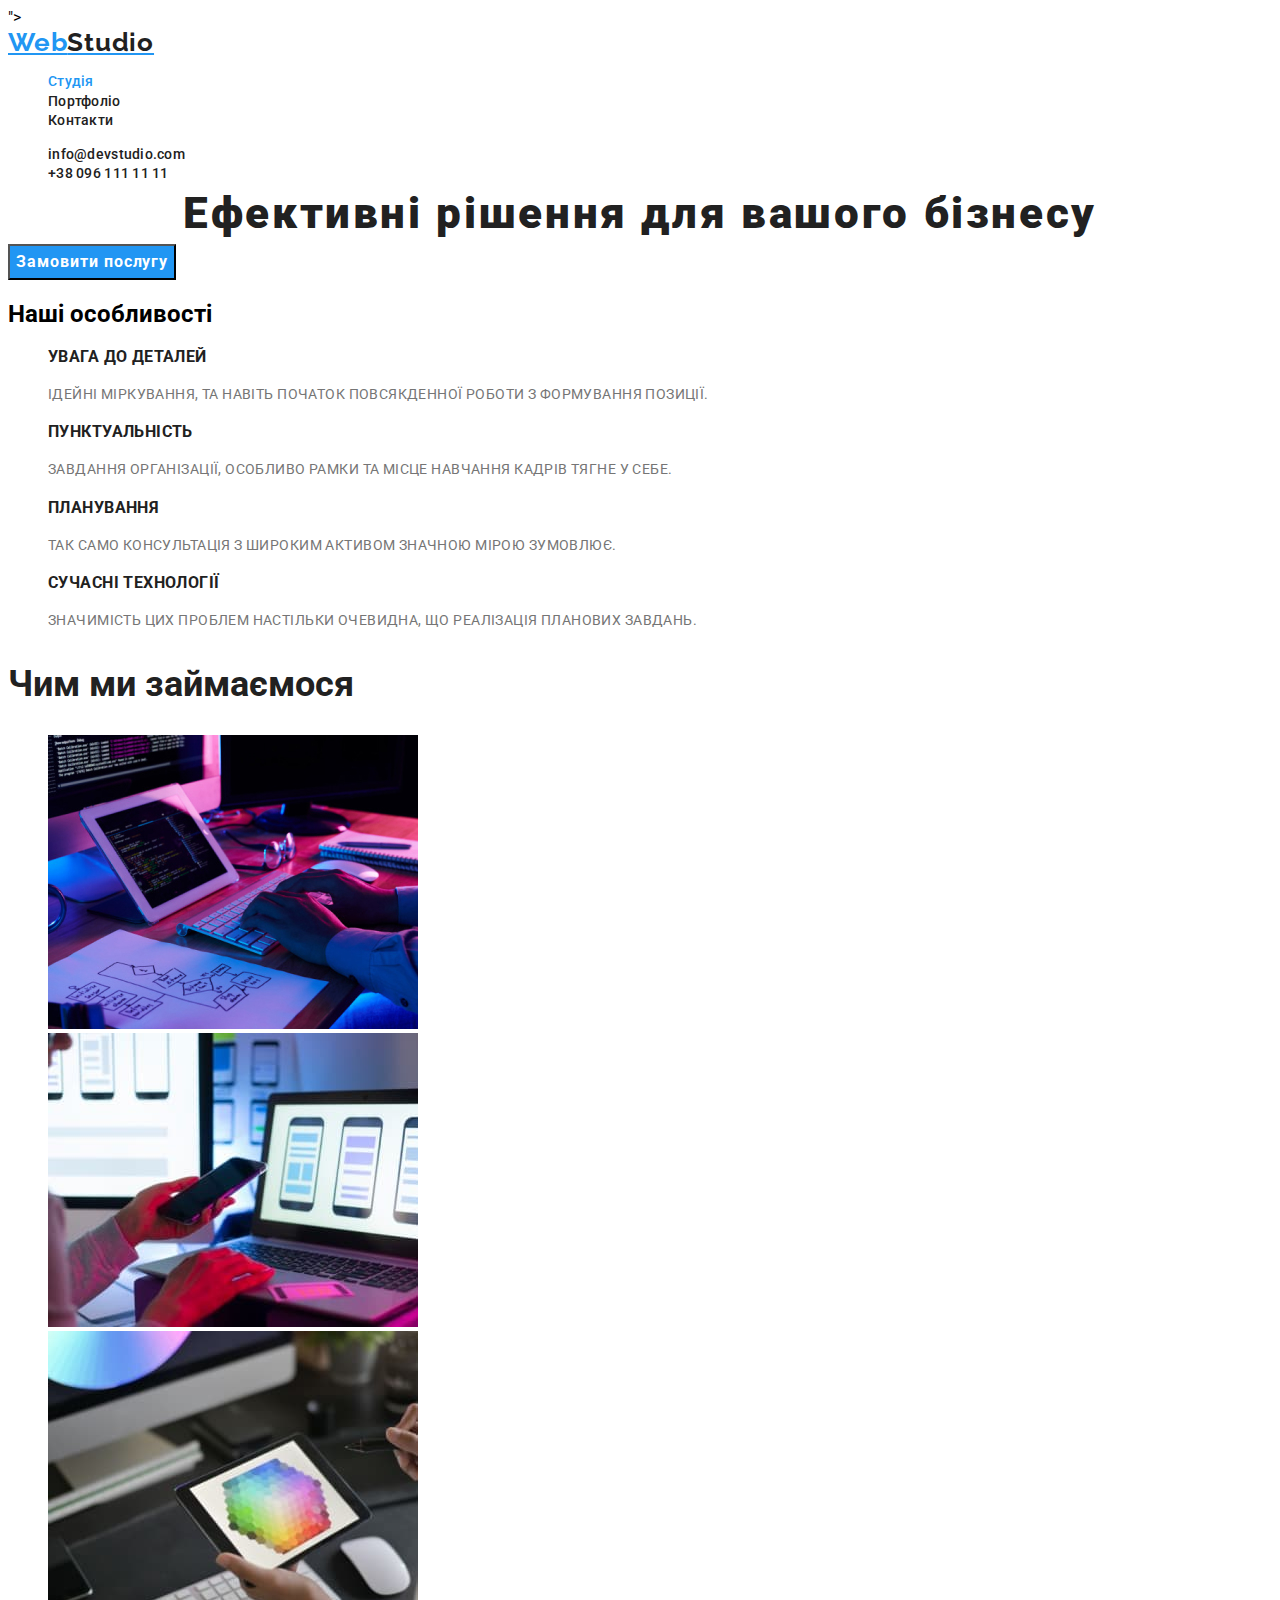
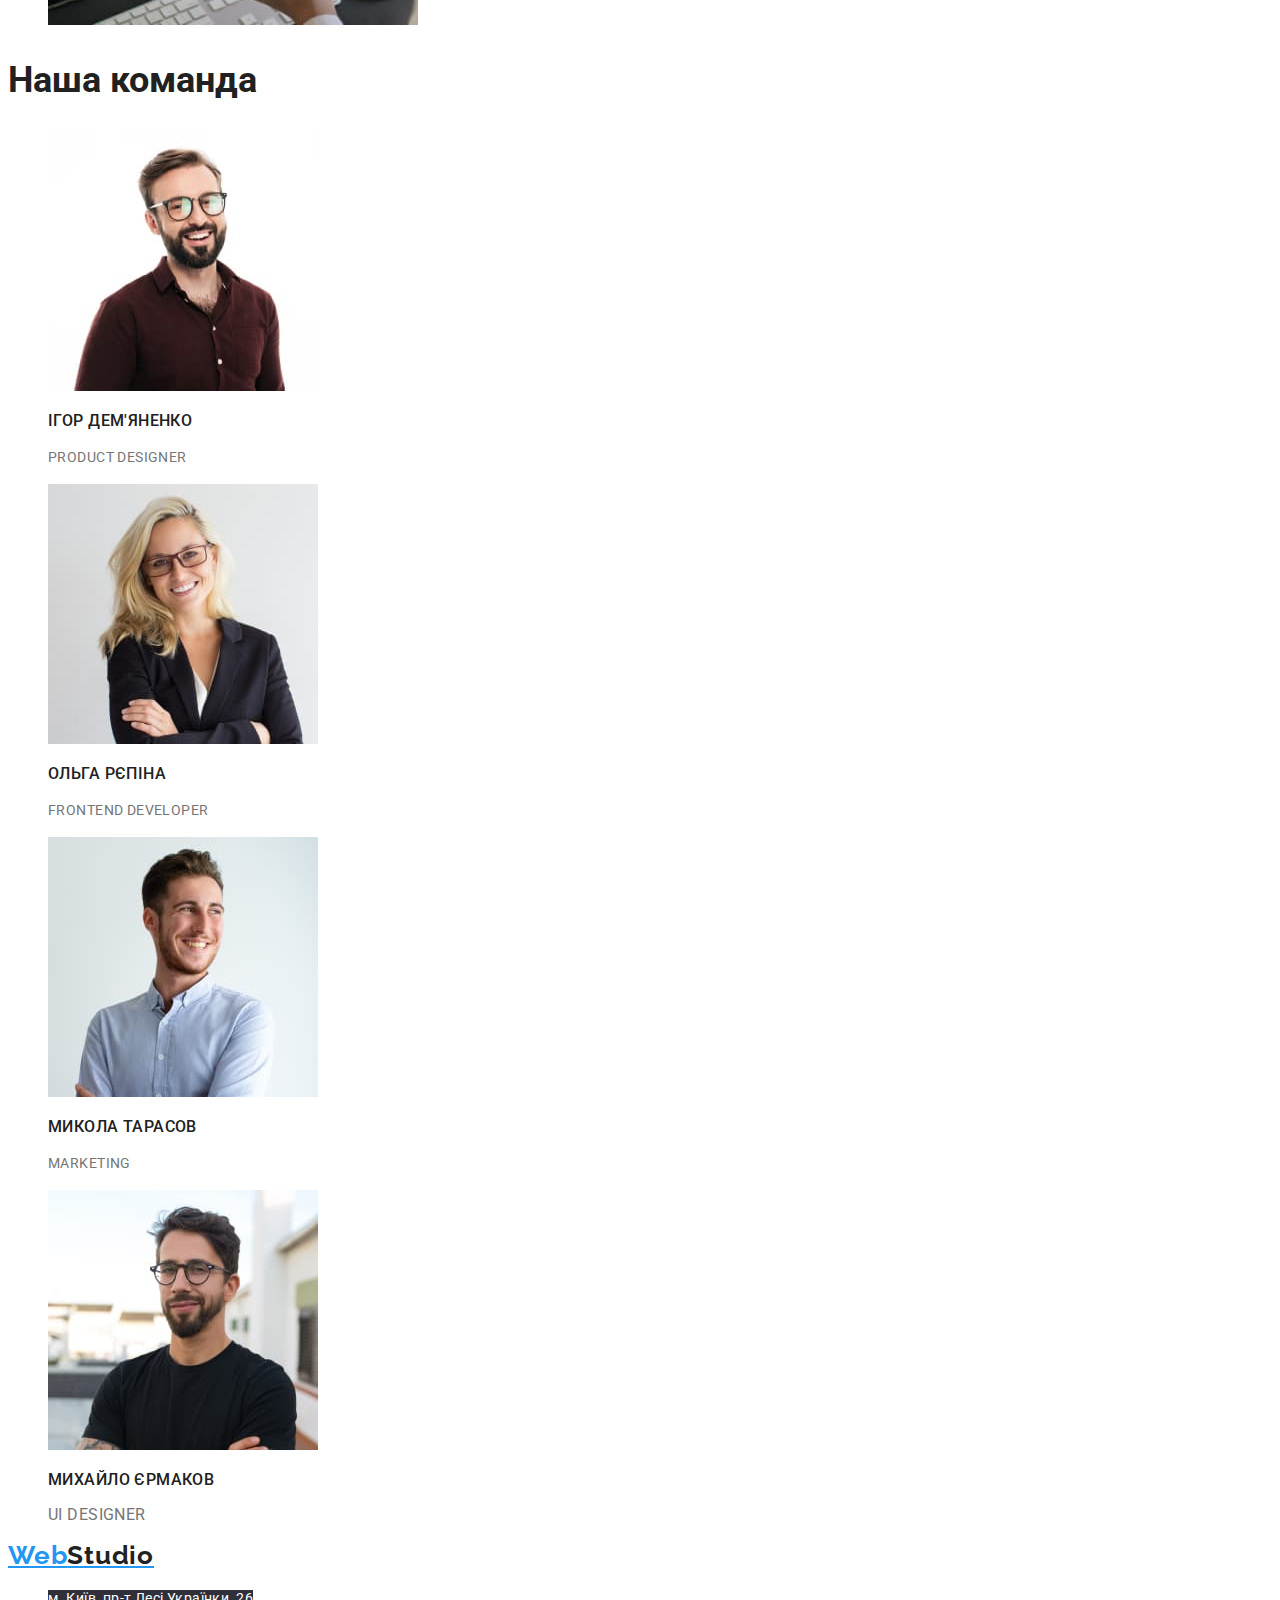
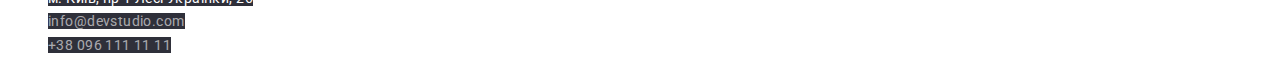
<file: goit-markup-hw-2/index.html>
<!DOCTYPE html>
<html lang="uk">
<head>
    <meta charset="UTF-8">
    <meta http-equiv="X-UA-Compatible" content="IE=edge">
    <meta name="viewport" content="width=device-width, initial-scale=1.0">
    <title>Студія вебдизайну</title> 
    <link rel="preconnect" href="https://fonts.googleapis.com">
    <link rel="preconnect" href="https://fonts.gstatic.com" crossorigin>
    <link href="https://fonts.googleapis.com/css2?family=Raleway:wght@700&family=Roboto:wght@400;500;700;900&display=swap" rel="stylesheet">">
    <link rel="stylesheet" href="./css/styles.css">
  </head>
  <body class="site-body">
    <header class="header">
      <nav>
        <a href="./index.html" class="logo">Web<span class="accent">Studio</span></a>
        <ul class="site-nav list">
          <li><a href="#" class="link current">Студія</a></li>
          <li><a href="./portfolio.html" class="link">Портфоліо</a></li>
          <li><a href="#" class="link">Контакти</a></li>
        </ul>
      </nav>
        <ul class="site-nav list">
          <li><a href="mailto:info@devstudio.com" class="link link">info@devstudio.com</a></li>
          <li><a href="tel:+380961111111" class="link link">+38 096 111 11 11</a></li>
        </ul>
    </header>
    <main>
    <section class="hero">
        <h1 class="hero-title">
            Ефективні рішення для вашого бізнесу
        </h1>        
        <button class="button" type="button">Замовити послугу</button>
    </section>
    <section class="section"> 
        <h2>Наші особливості</h2>
        <ul class="section-list list">
          <li><h3>увага до деталей</h3> 
            <p class="section-txt">Ідейні міркування, та навіть початок повсякденної роботи з формування позиції.
          </p>
          </li>
          <li><h3>пунктуальність</h3>
            <p class="section-txt">Завдання організації, особливо рамки та місце навчання кадрів тягне у себе.
            </p>
          </li>
          <li><h3>планування</h3>
            <p class="section-txt">Так само консультація з широким активом значною мірою зумовлює.
            </p>
          </li>
          <li><h3>сучасні технології</h3>
            <p class="section-txt">Значимість цих проблем настільки очевидна, що реалізація планових завдань.
            </p>
          </li>
        </ul>
    </section>
    <section class="section">
      <h2 class="section-title">Чим ми займаємося</h2>
      <ul class="section list list">
        <li>
          <img src="./images/img-1.jpg" alt="верстка сайтів" width="370">
        </li>
        <li>
          <img src="./images/img-2.jpg" alt="створення мобільних додатків" width="370">
        </li>
        <li>
          <img src="./images/img-3.jpg" alt="оформлення сайтів" width="370">
        </li>
      </ul>
    </section>
    <section class="section">
      <h2 class="section-title">Наша команда</h2>
      <ul class="section-list list">
        <li><img src="./photos/img-1.jpg" alt="Ігор Дем'яненко" width="270">
          <h3 class="section-member">Ігор Дем'яненко</h3>
          <p class="section-txt" lang="en">Product Designer</p>
        </li>
        <li><img src="./photos/img-2.jpg" alt="Ольга Рєпіна" width="270">
          <h3 class="section-member">Ольга Рєпіна</h3>
          <p class="section-txt" lang="en">Frontend Developer</p>
        </li>
        <li><img src="./photos/img-3.jpg" alt="Микола Тарасов" width="270">
          <h3 class="section-member">Микола Тарасов</h3>
          <p class="section-txt" lang="en">Marketing</p>
        </li>
        <li><img src="./photos/img-4.jpg" alt="Михайло Єрмаков" width="270">
          <h3 class="section-member">Михайло Єрмаков</h3>
          <p class="section-role" lang="en">UI Designer</p>
        </li>
      </ul>
    </section>
    </main>
    <footer class="footer">
      <a href="./index.html" class="logo">Web<span class="accent">Studio</span></a>
      <address>
      <ul class="footer-list list">
          <li><a href="https://google/maps/j3Y2o7XWsb6GQjHb6" class="map-link link">м. Київ, пр-т Лесі Українки, 26</a></li>
          <li><a href="mailto:info@devstudio.com" class="link link">info@devstudio.com</a></li>
          <li><a href="tel:+380961111111" class="link link">+38 096 111 11 11</a></li>
      </ul>
    </address>
    </footer>
  </body>
</html>
</file>
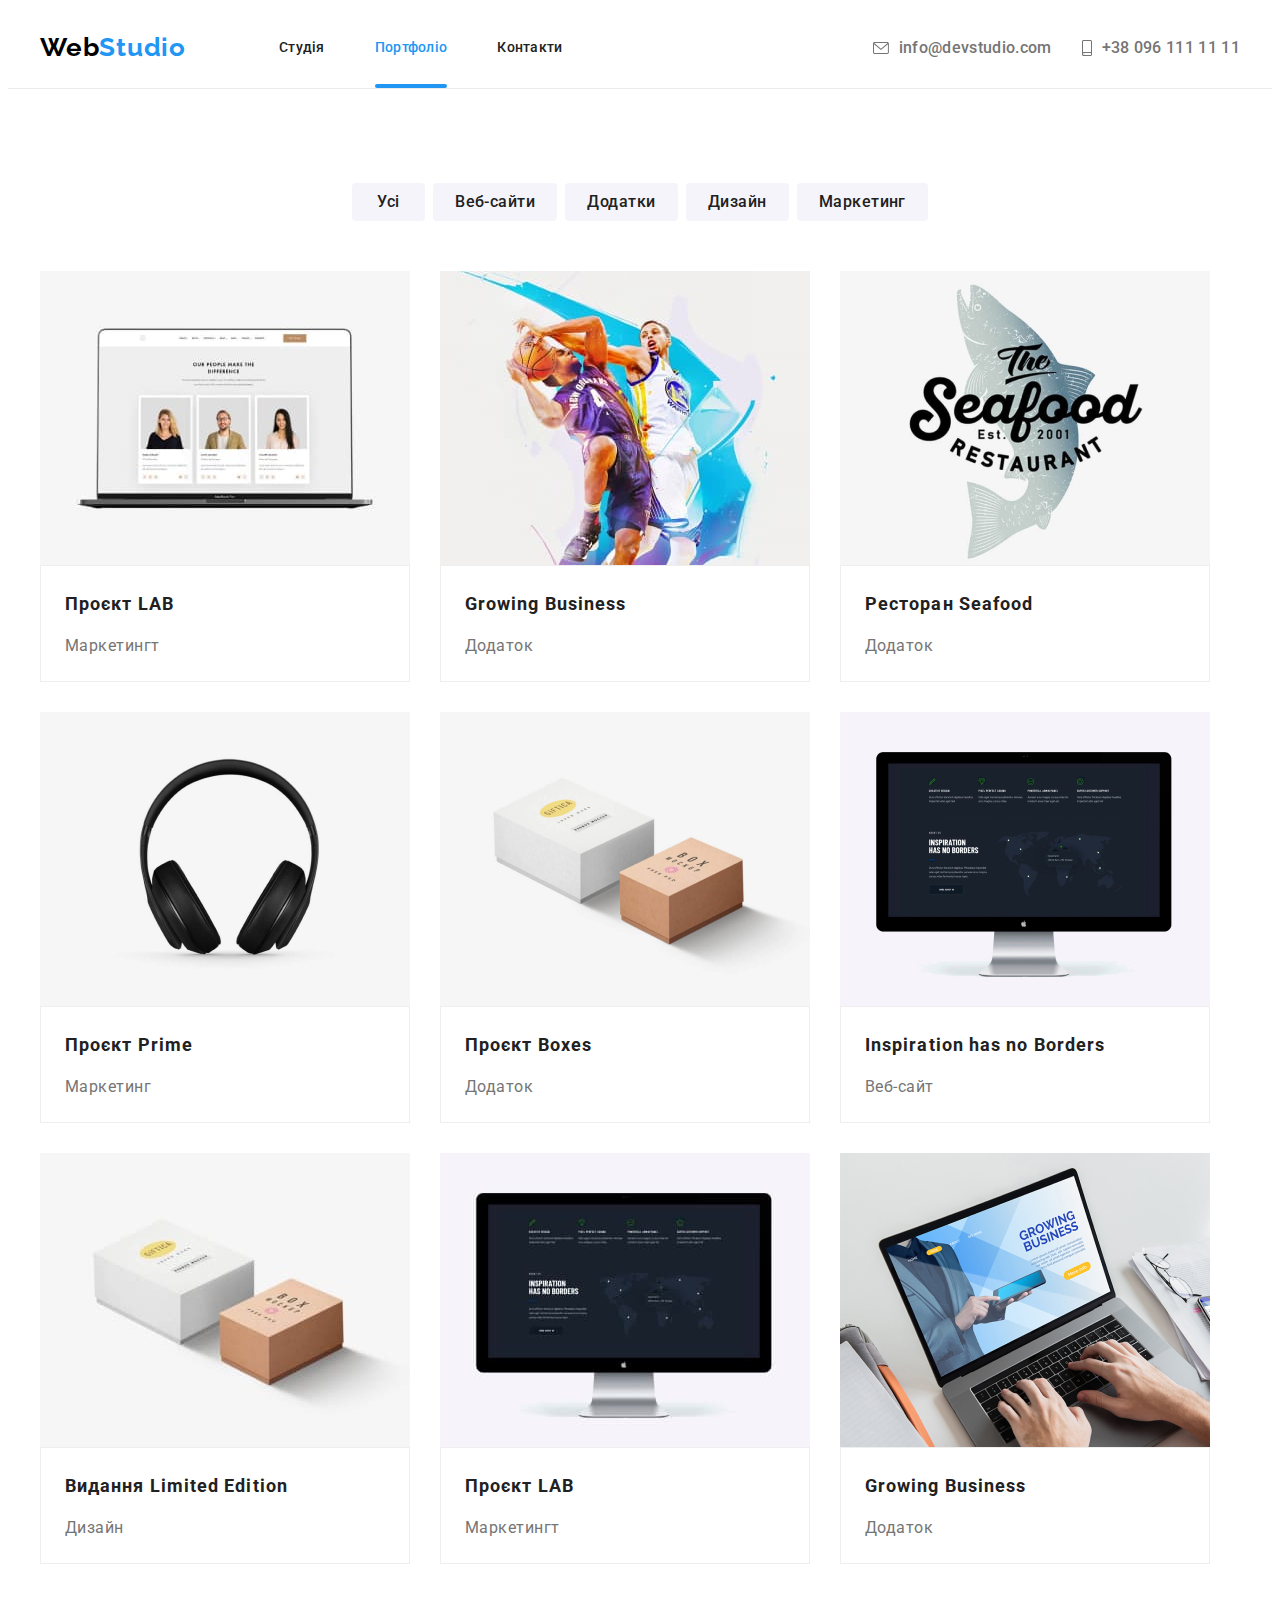
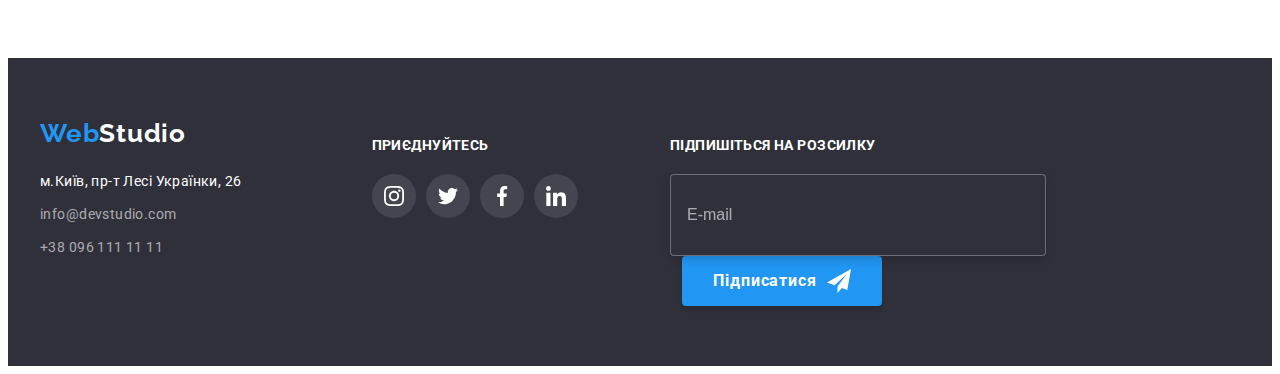
<file: portfolio.html>
<!DOCTYPE html>
<html lang="uk">

<head>
  <meta charset="UTF-8" />
  <meta http-equiv="X-UA-Compatible" content="IE=edge" />
  <meta name="viewport" content="width=device-width, initial-scale=1.0" />
  <title>Портфоліо</title>
  <link rel="stylesheet" href="https://cdnjs.cloudflare.com/ajax/libs/modern-normalize/1.1.0/modern-normalize.min.css"
    integrity="sha512-wpPYUAdjBVSE4KJnH1VR1HeZfpl1ub8YT/NKx4PuQ5NmX2tKuGu6U/JRp5y+Y8XG2tV+wKQpNHVUX03MfMFn9Q=="
    crossorigin="anonymous" referrerpolicy="no-referrer" />
  <link rel="preconnect" href="https://fonts.googleapis.com" />
  <link rel="preconnect" href="https://fonts.gstatic.com" crossorigin />
  <link href="https://fonts.googleapis.com/css2?family=Raleway:wght@700&family=Roboto:wght@400;500;700;900&display=swap"
    rel="stylesheet" />
  <link rel="stylesheet" href="./css/portfolio.min.css" />
  <script src="https://ajax.googleapis.com/ajax/libs/jquery/3.5.1/jquery.min.js"></script>
</head>
<body>
  <button onclick="topFunction()" id="myBtn" title="Go to top">
    <svg width="40" height="40" aria-label="Перхід на початок сторінки" class="button__icon">
      <use class="icon-open" href="./images/icons/icons.svg#icon-circle-up"></use>
    </svg>
  </button>
  <!----- Header------>
  <header class="header">
    <div class="container header__box">
      <a href="./index.html" class="link logo header__logo"><span class="web">Web</span>Studio</a>
      <button type="button" class="button button__menu js-open-menu" aria-expanded="false"
        aria-controls="menu-container">
        <svg width="40" height="40" aria-label="Вмикач мобильного меню" class="button__icon">
          <use class="icon-open" href="./images/icons/icons.svg#icon-menu"></use>
        </svg>
      </button>
      <!--- Telephone menu --->
      <div class="menu__container js-menu-container" id="menu-container">
        <button type="button" class="button button__menu button__menu--close js-close-menu">
          <svg width="40" height="40" aria-label="Переключатель мобильного меню" class="button__icon">
            <use class="icon-close" href="./images/icons/icons.svg#icon-close"></use>
          </svg>
        </button>
        <nav class="header__nav">
          <ul class="list header__menu">
            <li class="header__items">
              <a href="./index.html" class="link header__link">Студія</a>
            </li>
            <li class="header__items">
              <a href="./portfolio.html" class="link header__link header__link--activ">Портфоліо</a>
            </li>
            <li class="header__items show">
              <a href="#all_contact" class="link header__link">Контакти</a>
            </li>
          </ul>
        </nav>
        <!----- Header-contacts ----->
        <div class="menu__contact">
          <ul class="list header__contact">
            <li class="header__items">
              <a href="mailto:info@devstudio.com" class="link header__contact--mail">
                <svg class="header__icon mail">
                  <use href="./images/icons/icons.svg#envelope"></use>
                </svg>info@devstudio.com
              </a>
            </li>
            <li class="header__items">
              <a href="tel:+380961111111" class="link header__contact--tel">
                <svg class="header__icon tel">
                  <use href="./images/icons/icons.svg#smartphone"></use>
                </svg>
                +38 096 111 11 11
              </a>
            </li>
          </ul>
          <ul lang="en" class="list menu__social">
            <li><a href="#" class="link menu__social--link">Instagram</a></li>
            <li class="line">|</li>
            <li><a href="#" class="link menu__social--link">Twitter</a></li>
            <li class="line">|</li>
            <li><a href="#" class="link menu__social--link">Facebook</a></li>
            <li class="line">|</li>
            <li><a href="#" class="link menu__social--link">LinkedIn</a></li>
          </ul>
        </div>
      </div>
    </div>
  </header>
  <main>
    <section class="portfolio section">
      <div class="container">
        <h1 class="visually-hidden">Портфоліо</h1>
        <!----- Portfolio ----->
        <ul class="list project">
          <li><button type="button" class="project__button">Усі</button></li>
          <li>
            <button type="button" class="project__button">Веб-сайти</button>
          </li>
          <li>
            <button type="button" class="project__button">Додатки</button>
          </li>
          <li>
            <button type="button" class="project__button">Дизайн</button>
          </li>
          <li>
            <button type="button" class="project__button">Маркетинг</button>
          </li>
        </ul>

        <!----- Projects ----->
        <ul class="list project__bloc">
          <li class="card">
            <a href="#" class="link card__link">
              <div class="card__thumb">
                <picture>
                  <source media="(min-width: 1200px)" srcset="
                                  ./images/pictures/img-01-desk-1x.jpg,
                                  ./images/pictures/img-01-desk-2x.jpg
                                " type="image/jpeg" sizes="370px" />
                  <source media="(min-width:1200px)" srcset="
                                  ./images/pictures/img-01-desk-1x.webp,
                                  ./images/pictures/img-01-desk-2x.webp
                                " type="image/webp" sizes="370px" />
                  <source media="(min-width: 768px)" srcset="
                                  ./images/pictures/img-01-tab-1x.jpg,
                                  ./images/pictures/img-01-tab-2x.jpg
                                " type="image/jpeg" sizes="354px" />
                  <source media="(min-width: 768px)" srcset="
                                  ./images/pictures/pictures/img-01-tab-1x.webp,
                                  ./images/pictures/pictures/img-01-tab-2x.webp
                                " type="image/webp" sizes="354px" />
                  <source media="(min-width: 480px)" srcset="
                                  ./images/pictures/img-01-mob-1x.jpg,
                                  ./images/pictures/img-01-mob-2x.jpg
                                " type="image/jpeg" sizes="450px" />
                  <source media="(min-width: 480px)" srcset="
                                  ./images/pictures/img-01-mob-1x.webp,
                                  ./images/pictures/img-01-mob-2x.webp
                                " type="image/webp" sizes="450px" />
                </picture>
                <img src="./images/pictures/img-01.jpg" alt="Фото проєкту LAB" width="100%" />
                <div class="overlay">
                  <p class="overlay__text">
                    Ресурс пропонує комплексні пропозиції з різним рівнем
                    функціоналу та сервісів. Все це дозволить відвідувачу
                    отримати вичерпні відомості про компанію чи приватну
                    особу.
                  </p>
                </div>
              </div>
              <div class="card__bloc">
                <h2 class="card__title">Проєкт <span lang="en">LAB</span></h2>
                <p class="card__text">Маркетингт</p>
              </div>
            </a>
          </li>
          <li class="card">
            <a href="#" class="link card__link">
              <div class="card__thumb">
                <picture>
                  <source media="(min-width: 1200px)" srcset="
                                  ./images/pictures/img-02-desk-1x.jpg,
                                  ./images/pictures/img-02-desk-2x.jpg
                                " type="image/jpeg" sizes="370px" />
                  <source media="(min-width:1200px)" srcset="
                                  ./images/pictures/img-02-desk-1x.webp,
                                  ./images/pictures/img-02-desk-2x.webp
                                " type="image/webp" sizes="370px" />
                  <source media="(min-width: 768px)" srcset="
                                  ./images/pictures/img-02-tab-1x.jpg,
                                  ./images/pictures/img-02-tab-2x.jpg
                                " type="image/jpeg" sizes="354px" />
                  <source media="(min-width: 768px)" srcset="
                                  ./images/pictures/img-02-tab-1x.webp,
                                  ./images/pictures/img-02-tab-2x.webp
                                " type="image/webp" sizes="354px" />
                  <source media="(min-width: 480px)" srcset="
                                  ./images/pictures/img-02-mob-1x.jpg,
                                  ./images/pictures/img-02-mob-2x.jpg
                                " type="image/jpeg" sizes="450px" />
                  <source media="(min-width: 480px)" srcset="
                                  ./images/pictures/img-02-mob-1x.webp,
                                  ./images/pictures/img-02-mob-2x.webp
                                " type="image/webp" sizes="450px" />
                </picture>
                <img src="./images/pictures/img-02.jpg" alt="Фото роботи на комп'ютері" width="100%" />
                <div class="overlay">
                  <p class="overlay__text">
                    Ресурс пропонує комплексні пропозиції з різним рівнем
                    функціоналу та сервісів. Все це дозволить відвідувачу
                    отримати вичерпні відомості про компанію чи приватну
                    особу.
                  </p>
                </div>
              </div>
              <div class="card__bloc">
                <h2 lang="en" class="card__title">Growing Business</h2>
                <p class="card__text">Додаток</p>
              </div>
            </a>
          </li>
          <li class="card">
            <a href="#" class="link card__link">
              <div class="card__thumb">
                <picture>
                  <source media="(min-width: 1200px)" srcset="
                        ./images/pictures/img-03-desk-1x.jpg,
                        ./images/pictures/img-03-desk-2x.jpg
                      " type="image/jpeg" sizes="370px" />
                  <source media="(min-width:1200px)" srcset="
                        ./images/pictures/img-03-desk-1x.webp,
                        ./images/pictures/img-03-desk-2x.webp
                      " type="image/webp" sizes="370px" />
                  <source media="(min-width: 768px)" srcset="
                        ./images/pictures/img-03-tab-1x.jpg,
                        ./images/pictures/img-03-tab-2x.jpg
                      " type="image/jpeg" sizes="354px" />
                  <source media="(min-width: 768px)" srcset="
                        ./images/pictures/img-03-tab-1x.webp,
                        ./images/pictures/img-03-tab-2x.webp
                      " type="image/webp" sizes="354px" />
                  <source media="(min-width: 480px)" srcset="
                        ./images/pictures/img-03-mob-1x.jpg,
                        ./images/pictures/img-03-mob-2x.jpg
                      " type="image/jpeg" sizes="450px" />
                  <source media="(min-width: 480px)" srcset="
                        ./images/pictures/img-03-mob-1x.webp,
                        ./images/pictures/img-03-mob-2x.webp
                      " type="image/webp" sizes="450px" />
                  <img src="./images/pictures/img-03.jpg" alt="Ресторан Seafood" width="100%" />
                </picture>
                <div class="overlay">
                  <p class="overlay__text">
                    Ресурс пропонує комплексні пропозиції з різним рівнем
                    функціоналу та сервісів. Все це дозволить відвідувачу
                    отримати вичерпні відомості про компанію чи приватну
                    особу.
                  </p>
                </div>
              </div>
              <div class="card__bloc">
                <h2 class="card__title">
                  Ресторан <span lang="en">Seafood</span>
                </h2>
                <p class="card__text">Додаток</p>
              </div>
            </a>
          </li>
          <li class="card">
            <a href="#" class="link card__link">
              <div class="card__thumb">
                <picture>
                  <source media="(min-width: 1200px)" srcset="
                        ./images/pictures/img-04-desk-1x.jpg,
                        ./images/pictures/img-04-desk-2x.jpg
                      " type="image/jpeg" sizes="370px" />
                  <source media="(min-width:1200px)" srcset="
                        ./images/pictures/img-04-desk-1x.webp,
                        ./images/pictures/img-04-desk-2x.webp
                      " type="image/webp" sizes="370px" />
                  <source media="(min-width: 768px)" srcset="
                        ./images/pictures/img-04-tab-1x.jpg,
                        ./images/pictures/img-04-tab-2x.jpg
                      " type="image/jpeg" sizes="354px" />
                  <source media="(min-width: 768px)" srcset="
                        ./images/pictures/img-04-tab-1x.webp,
                        ./images/pictures/img-04-tab-2x.webp
                      " type="image/webp" sizes="354px" />
                  <source media="(min-width: 480px)" srcset="
                        ./images/pictures/img-04-mob-1x.jpg,
                        ./images/pictures/img-04-mob-2x.jpg
                      " type="image/jpeg" sizes="450px" />
                  <source media="(min-width: 480px)" srcset="
                        ./images/pictures/img-04-mob-1x.webp,
                        ./images/pictures/img-04-mob-2x.webp
                      " type="image/webp" sizes="450px" />
                  <img src="./images/pictures/img-04.jpg" alt="Навушники" width="100%" />
                </picture>
                <div class="overlay">
                  <p class="overlay__text">
                    Ресурс пропонує комплексні пропозиції з різним рівнем
                    функціоналу та сервісів. Все це дозволить відвідувачу
                    отримати вичерпні відомості про компанію чи приватну
                    особу.
                  </p>
                </div>
              </div>
              <div class="card__bloc">
                <h2 class="card__title">
                  Проєкт <span lang="en">Prime</span>
                </h2>
                <p class="card__text">Маркетинг</p>
              </div>
            </a>
          </li>
          <li class="card">
            <a href="#" class="link card__link">
              <div class="card__thumb">
                <picture>
                  <source media="(min-width: 1200px)" srcset="
                        ./images/pictures/img-05-desk-1x.jpg,
                        ./images/pictures/img-05-desk-2x.jpg
                      " type="image/jpeg" sizes="370px" />
                  <source media="(min-width:1200px)" srcset="
                        ./images/pictures/img-05-desk-1x.webp,
                        ./images/pictures/img-05-desk-2x.webp
                      " type="image/webp" sizes="370px" />
                  <source media="(min-width: 768px)" srcset="
                        ./images/pictures/img-05-tab-1x.jpg,
                        ./images/pictures/img-05-tab-2x.jpg
                      " type="image/jpeg" sizes="354px" />
                  <source media="(min-width: 768px)" srcset="
                        ./images/pictures/img-05-tab-1x.webp,
                        ./images/pictures/img-05-tab-2x.webp
                      " type="image/webp" sizes="354px" />
                  <source media="(min-width: 480px)" srcset="
                        ./images/pictures/img-05-mob-1x.jpg,
                        ./images/pictures/img-05-mob-2x.jpg
                      " type="image/jpeg" sizes="450px" />
                  <source media="(min-width: 480px)" srcset="
                        ./images/pictures/img-05-mob-1x.webp,
                        ./images/pictures/img-05-mob-2x.webp
                      " type="image/webp" sizes="450px" />
                  <img src="./images/pictures/img-05.jpg" alt="Коробки" width="100%" />
                </picture>
                <div class="overlay">
                  <p class="overlay__text">
                    Ресурс пропонує комплексні пропозиції з різним рівнем
                    функціоналу та сервісів. Все це дозволить відвідувачу
                    отримати вичерпні відомості про компанію чи приватну
                    особу.
                  </p>
                </div>
              </div>
              <div class="card__bloc">
                <h2 class="card__title">
                  Проєкт <span lang="en">Boxes</span>
                </h2>
                <p class="card__text">Додаток</p>
              </div>
            </a>
          </li>
          <li class="card">
            <a href="#" class="link card__link">
              <div class="card__thumb">
                <picture>
                  <source media="(min-width: 1200px)" srcset="
                        ./images/pictures/img-06-desk-1x.jpg,
                        ./images/pictures/img-06-desk-2x.jpg
                      " type="image/jpeg" sizes="370px" />
                  <source media="(min-width:1200px)" srcset="
                        ./images/pictures/img-06-desk-1x.jpg,
                        ./images/pictures/img-06-desk-2x.jpg
                      " type="image/webp" sizes="370px" />
                  <source media="(min-width: 768px)" srcset="
                        ./images/pictures/img-06-tab-1x.jpg,
                        ./images/pictures/img-06-tab-2x.jpg
                      " type="image/jpeg" sizes="354px" />
                  <source media="(min-width: 768px)" srcset="
                        ./images/pictures/img-06-tab-1x.webp,
                        ./images/pictures/img-06-tab-2x.webp
                      " type="image/webp" sizes="354px" />
                  <source media="(min-width: 480px)" srcset="
                        ./images/pictures/img-06-mob-1x.jpg,
                        ./images/pictures/img-06-mob-2x.jpg
                      " type="image/jpeg" sizes="450px" />
                  <source media="(min-width: 480px)" srcset="
                        ./images/pictures/img-06-mob-1x.webp,
                        ./images/pictures/img-06-mob-2x.webp
                      " type="image/webp" sizes="450px" />
                  <img src="./images/pictures/img-06.jpg" alt="Фото веб-сайту" width="100%" />
                </picture>
                <div class="overlay">
                  <p class="overlay__text">
                    Ресурс пропонує комплексні пропозиції з різним рівнем
                    функціоналу та сервісів. Все це дозволить відвідувачу
                    отримати вичерпні відомості про компанію чи приватну
                    особу.
                  </p>
                </div>
              </div>
              <div class="card__bloc">
                <h2 lang="en" class="card__title">
                  Inspiration has no Borders
                </h2>
                <p class="card__text">Веб-сайт</p>
              </div>
            </a>
          </li>
          <li class="card">
            <a href="#" class="link card__link">
              <div class="card__thumb">
                <picture>
                  <source media="(min-width: 1200px)" srcset="
                        ./images/pictures/img-07-desk-1x.jpg,
                        ./images/pictures/img-07-desk-2x.jpg
                      " type="image/jpeg" sizes="370px" />
                  <source media="(min-width:1200px)" srcset="
                        ./images/pictures/img-07-desk-1x.webp,
                        ./images/pictures/img-07-desk-2x.webp
                      " type="image/webp" sizes="370px" />
                  <source media="(min-width: 768px)" srcset="
                        ./images/pictures/img-07-tab-1x.jpg,
                        ./images/pictures/img-07-tab-2x.jpg
                      " type="image/jpeg" sizes="354px" />
                  <source media="(min-width: 768px)" srcset="
                        ./images/pictures/img-07-tab-1x.webp,
                        ./images/pictures/img-07-tab-2x.webp
                      " type="image/webp" sizes="354px" />
                  <source media="(min-width: 480px)" srcset="
                        ./images/pictures/img-07-mob-1x.jpg,
                        ./images/pictures/img-07-mob-2x.jpg
                      " type="image/jpeg" sizes="450px" />
                  <source media="(min-width: 480px)" srcset="
                        ./images/pictures/img-07-mob-1x.webp,
                        ./images/pictures/img-07-mob-2x.webp
                      " type="image/webp" sizes="450px" />
                </picture>
                <img src="./images/pictures/img-07.jpg" alt="Сайт видавництва" width="100%" />
                <div class="overlay">
                  <p class="overlay__text">
                    Ресурс пропонує комплексні пропозиції з різним рівнем
                    функціоналу та сервісів. Все це дозволить відвідувачу
                    отримати вичерпні відомості про компанію чи приватну
                    особу.
                  </p>
                </div>
              </div>
              <div class="card__bloc">
                <h2 class="card__title">
                  Видання <span lang="en">Limited Edition</span>
                </h2>
                <p class="card__text">Дизайн</p>
              </div>
            </a>
          </li>
          <li class="card">
            <a href="#" class="link card__link">
              <div class="card__thumb">
                <picture>
                  <source media="(min-width: 1200px)" srcset="
                        ./images/pictures/img-08-desk-1x.jpg,
                        ./images/pictures/img-08-desk-2x.jpg
                      " type="image/jpeg" sizes="370px" />
                  <source media="(min-width:1200px)" srcset="
                        ./images/pictures/img-08-desk-1x.webp,
                        ./images/pictures/img-08-desk-2x.webp
                      " type="image/webp" sizes="370px" />
                  <source media="(min-width: 768px)" srcset="
                        ./images/pictures/img-08-tab-1x.jpg,
                        ./images/pictures/img-08-tab-2x.jpg
                      " type="image/jpeg" sizes="354px" />
                  <source media="(min-width: 768px)" srcset="
                        ./images/pictures/pictures/img-08-tab-1x.webp,
                        ./images/pictures/pictures/img-08-tab-2x.webp
                      " type="image/webp" sizes="354px" />
                  <source media="(min-width: 480px)" srcset="
                        ./images/pictures/img-08-mob-1x.jpg,
                        ./images/pictures/img-08-mob-2x.jpg
                      " type="image/jpeg" sizes="450px" />
                  <source media="(min-width: 480px)" srcset="
                        ./images/pictures/img-08-mob-1x.webp,
                        ./images/pictures/img-08-mob-2x.webp
                      " type="image/webp" sizes="450px" />
                </picture>
                <img src="./images/pictures/img-08.jpg" alt="Фото проєкту LAB" width="100%" />
                <div class="overlay">
                  <p class="overlay__text">
                    Ресурс пропонує комплексні пропозиції з різним рівнем
                    функціоналу та сервісів. Все це дозволить відвідувачу
                    отримати вичерпні відомості про компанію чи приватну
                    особу.
                  </p>
                </div>
              </div>
              <div class="card__bloc">
                <h2 class="card__title">Проєкт <span lang="en">LAB</span></h2>
                <p class="card__text">Маркетингт</p>
              </div>
            </a>
          </li>
          <li class="card">
            <a href="#" class="link card__link">
              <div class="card__thumb">
                <picture>
                  <source media="(min-width: 1200px)" srcset="
                        ./images/pictures/img-09-desk-1x.jpg,
                        ./images/pictures/img-09-desk-2x.jpg
                      " type="image/jpeg" sizes="370px" />
                  <source media="(min-width:1200px)" srcset="
                        ./images/pictures/img-09-desk-1x.webp,
                        ./images/pictures/img-09-desk-2x.webp
                      " type="image/webp" sizes="370px" />
                  <source media="(min-width: 768px)" srcset="
                        ./images/pictures/img-09-tab-1x.jpg,
                        ./images/pictures/img-09-tab-2x.jpg
                      " type="image/jpeg" sizes="354px" />
                  <source media="(min-width: 768px)" srcset="
                        ./images/pictures/img-09-tab-1x.webp,
                        ./images/pictures/img-09-tab-2x.webp
                      " type="image/webp" sizes="354px" />
                  <source media="(min-width: 480px)" srcset="
                        ./images/pictures/img-09-mob-1x.jpg,
                        ./images/pictures/img-09-mob-2x.jpg
                      " type="image/jpeg" sizes="450px" />
                  <source media="(min-width: 480px)" srcset="
                        ./images/pictures/img-09-mob-1x.webp,
                        ./images/pictures/img-09-mob-2x.webp
                      " type="image/webp" sizes="450px" />
                </picture>
                <img src="./images/pictures/img-09-desk-1x.jpg" alt="Фото роботи на комп'ютері" width="100%" />
                <div class="overlay">
                  <p class="overlay__text">
                    Ресурс пропонує комплексні пропозиції з різним рівнем
                    функціоналу та сервісів. Все це дозволить відвідувачу
                    отримати вичерпні відомості про компанію чи приватну
                    особу.
                  </p>
                </div>
              </div>
              <div class="card__bloc">
                <h2 lang="en" class="card__title">Growing Business</h2>
                <p class="card__text">Додаток</p>
              </div>
            </a>
          </li>
        </ul>
      </div>
    </section>
  </main>
  <!----- Footer ----->
  <footer class="footer">
    <h2 id="all_contact" class="visually-hidden">Наші контакти</h2>
    <div class="container footer-container">
      <div class="footer__main">
        <a href="./index.html" class="link logo footer__logo"><span class="web__footer">Web</span>Studio</a>
        <address class="contact">
          <ul class="list contact__list">
            <li class="contact__item">
              <a href="https://goo.gl/maps/CPtrU1FHBa2aNyZL9" target="_blank" rel="noopener noreferrer nofollow"
                class="link contact contact--address">м.Київ, пр-т Лесі Українки, 26</a>
            </li>
            <li class="contact__item">
              <a href="mailto:info@devstudio.com" class="link contact contact--link">info@devstudio.com</a>
            </li>
            <li class="contact__item">
              <a href="tel:+380961111111" class="link contact contact--link">+38 096 111 11 11</a>
            </li>
          </ul>
        </address>
      </div>
      <!----- Footer-socialnet ----->
      <div class="footer__social">
        <p class="footer__text">Приєднуйтесь</p>
        <ul class="list social">
          <li class="social__link">
            <a href="#" class="social__button social__button--footer">
              <svg class="social__icon">
                <use href="./images/icons/icons.svg#instagram"></use>
              </svg>
            </a>
          </li>
          <li class="social__link">
            <a href="#" class="social__button social__button--footer">
              <svg class="social__icon">
                <use href="./images/icons/icons.svg#twitter"></use>
              </svg>
            </a>
          </li>
          <li class="social__link">
            <a href="#" class="social__button social__button--footer">
              <svg class="social__icon">
                <use href="./images/icons/icons.svg#facebook"></use>
              </svg>
            </a>
          </li>
          <li class="social__link">
            <a href="#" class="social__button social__button--footer">
              <svg class="social__icon">
                <use href="./images/icons/icons.svg#linkedin"></use>
              </svg>
            </a>
          </li>
        </ul>
      </div>
      <!----- Invitement ----->
      <div class="footer__input">
        <p class="footer__text">Підпишіться на розсилку</p>
        <form class="footer-form" autocomplete="off">
          <label for="footer-email" class="footer-form__label">
            <input type="email" name="email" id="footer-email" placeholder="E-mail"
              class="footer-form__input" /></label>
          <button type="submit" class="footer-form__button">
            Підписатися
            <svg class="footer-form__icon">
              <use href="./images/icons/icons.svg#icon-send"></use>
            </svg>
          </button>
        </form>
      </div>
    </div>
  </footer>
  <script src="./js/mobile-menu.js"></script>
  <script src="./js/btn-up.js"></script>
  <script src="./js/show.js"></script>
</body>
</html>
</file>
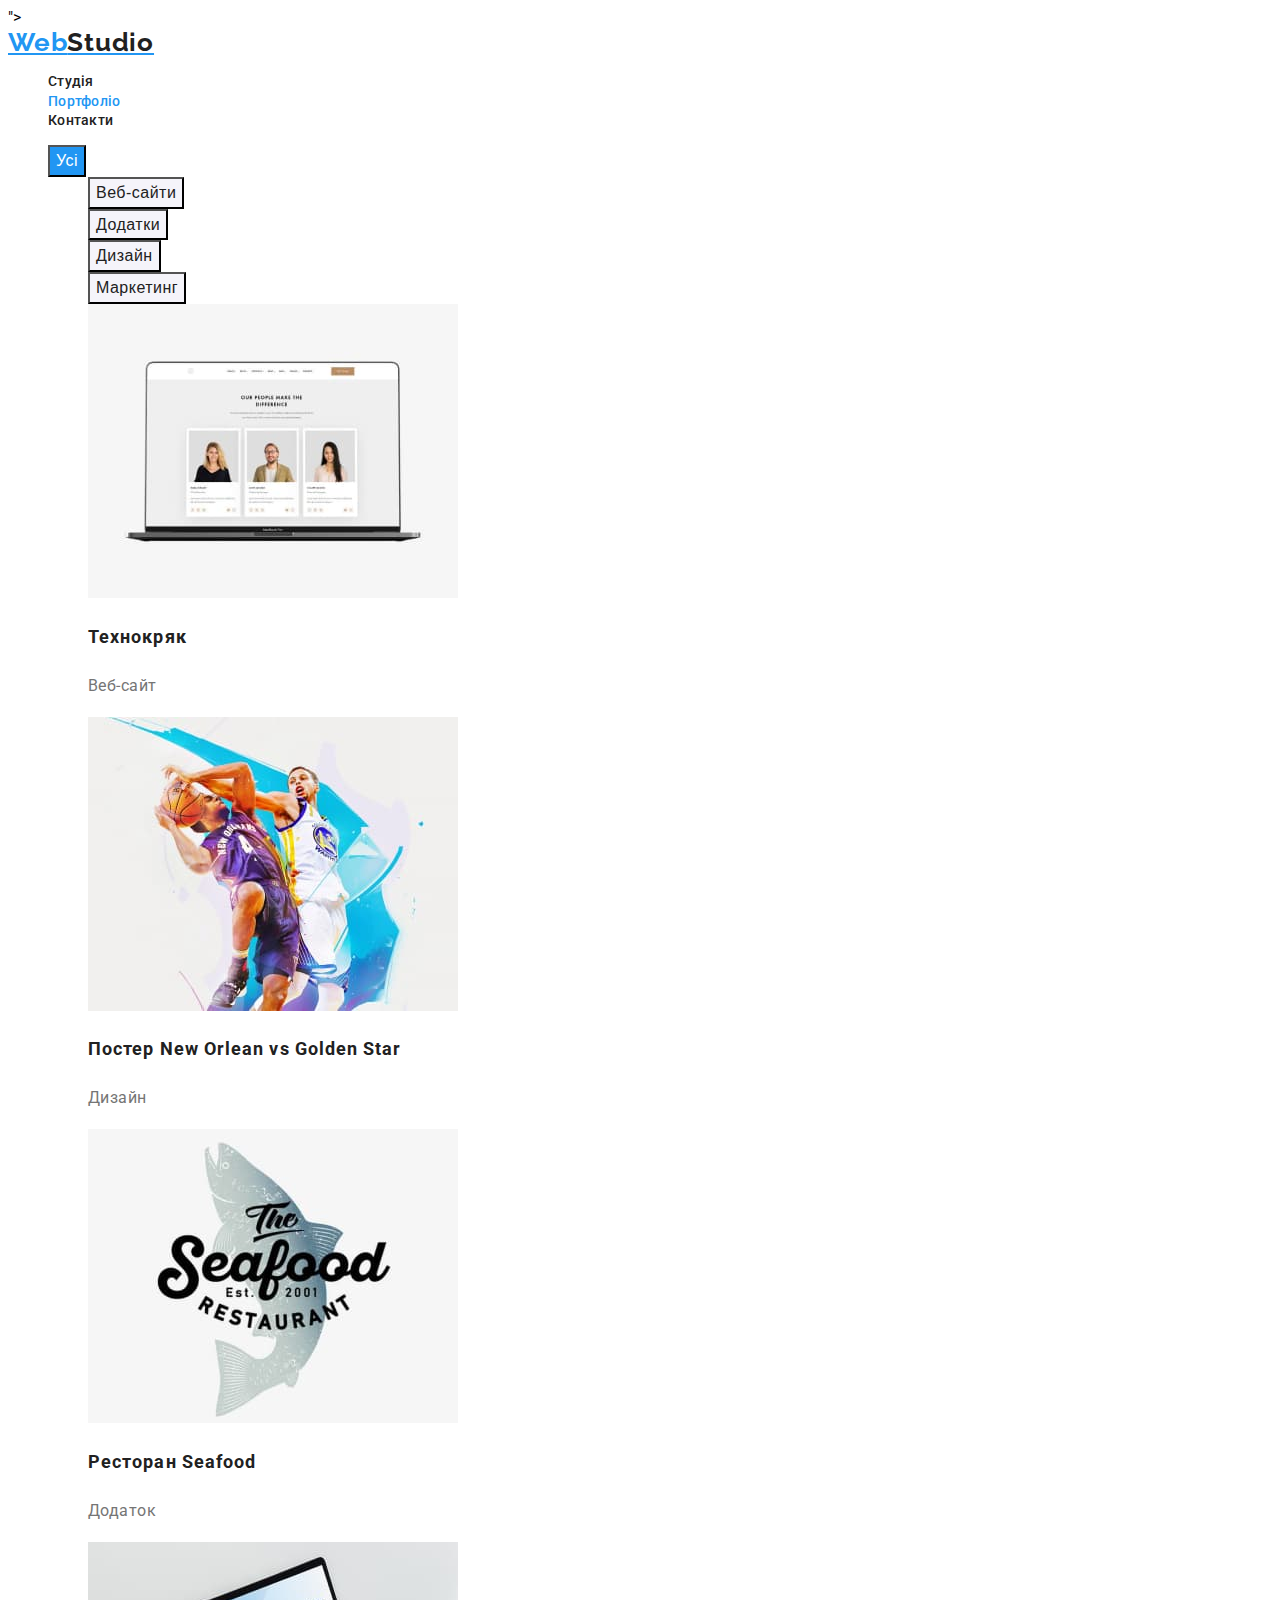
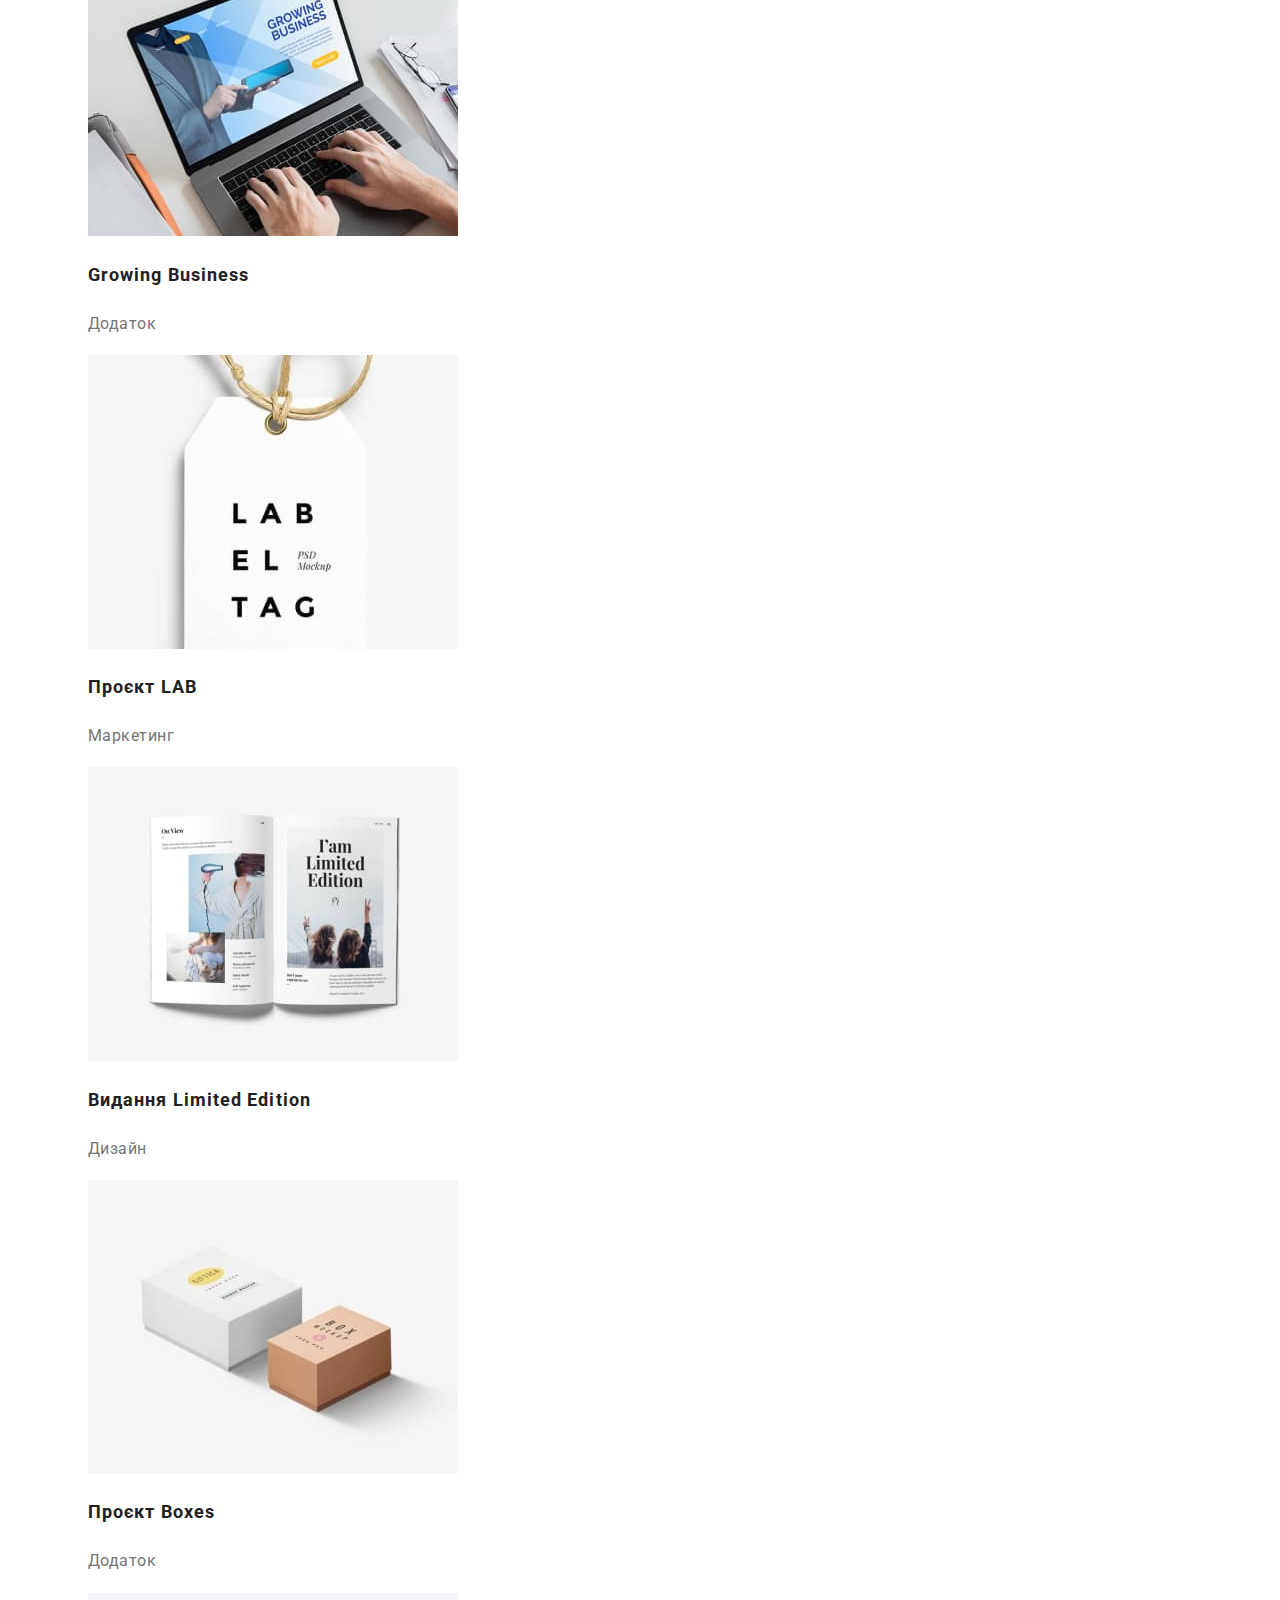
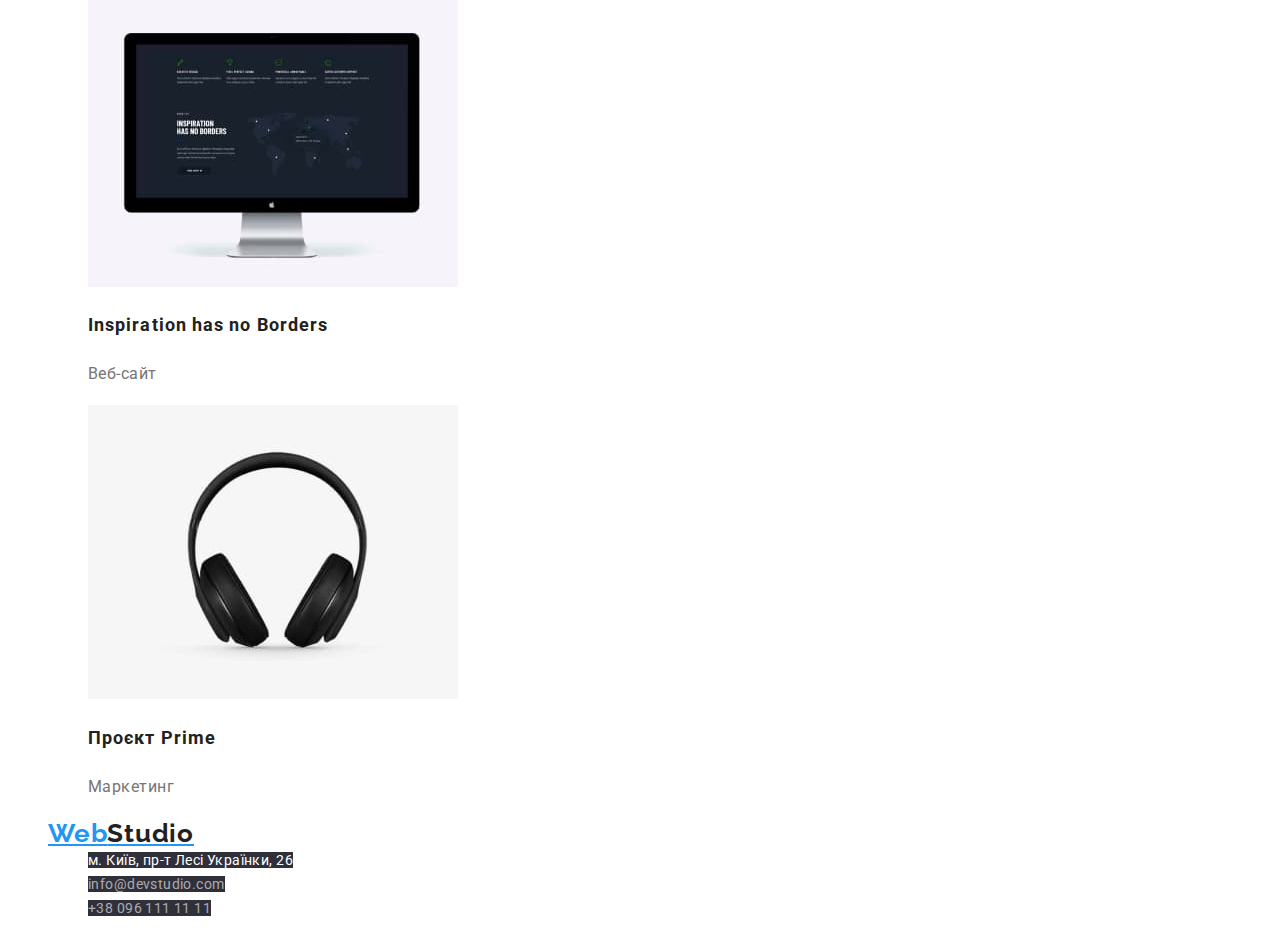
<file: goit-markup-hw-2/portfolio.html>
<!DOCTYPE html>
<html lang="uk">
<head>
    <meta charset="UTF-8">
    <meta http-equiv="X-UA-Compatible" content="IE=edge">
    <meta name="viewport" content="width=device-width, initial-scale=1.0">
    <title>Студія вебдизайну</title> 
    <link rel="preconnect" href="https://fonts.googleapis.com">
    <link rel="preconnect" href="https://fonts.gstatic.com" crossorigin>
    <link href="https://fonts.googleapis.com/css2?family=Raleway:wght@700&family=Roboto:wght@400;500;700;900&display=swap" rel="stylesheet">">
    <link rel="stylesheet" href="./css/portfolio.css">
</head>
  <body class="body">
    <header class="header">
      <nav>
        <a href="./index.html" class="logo">Web<span class="accent">Studio</span></a>
        <ul class="site-nav list">
          <li><a href="index.html" class="link">Студія</a></li>
          <li><a href="./portfolio.html" class="link current">Портфоліо</a></li>
          <li><a href="#" class="link">Контакти</a></li>
        </ul>
      </nav>
        <ul class="site-nav list">
          <li><a href="mailto:info@devstudio.com" class="link link>info@devstudio.com</a></li>
          <li><a href="tel:+380961111111" class="link link>+38 096 111 11 11</a></li>
        </ul>
    </header>
    <main>
      <section class="section">
      <button class="button primary" type="button">Усі</button>
      <ul class="button-list list">
        <li>
          <button class="button secondary" type="button">Веб-сайти</button></li>
        <li>
          <button class="button secondary" type="button">Додатки</button>
        </li>
        <li>
          <button class="button secondary" type="button">Дизайн</button>
        </li>
        <li>
          <button class="button secondary" type="button">Маркетинг</button>
        </li>
      </ul>
      <ul class="section-list list">
        <li><img src="./pictures/img-01.jpg" alt="Технокряк" width="370">
        <h2 class="section-title">Технокряк</h2>
        <p class="section-txt">Веб-сайт</p></li>
        <li><img src="./pictures/img-02.jpg" alt="Постер New Orlean vs Golden Star" width="370">
          <h2 class="section-title">Постер New Orlean vs Golden Star</h2>
          <p class="section-txt">Дизайн</p></li>
        <li><img src="./pictures/img-03.jpg" alt="Ресторан Seafood" width="370">
          <h2 class="section-title">Ресторан Seafood</h2>
          <p class="section-txt">Додаток</p></li>
        <li><img src="./pictures/img-04.jpg" alt="Growing Business" width="370">
          <h2 class="section-title">Growing Business</h2>
          <p class="section-txt">Додаток</p></li>
        <li><img src="./pictures/img-05.jpg" alt="Проєкт LAB" width="370">
          <h2 class="section-title">Проєкт LAB</h2>
          <p class="section-txt">Маркетинг</p></li>
        <li><img src="./pictures/img-06.jpg" alt="Видання Limited Edition" width="370">
          <h2 class="section-title">Видання Limited Edition</h2>
          <p class="section-txt">Дизайн</p></li>
        <li><img src="./pictures/img-07.jpg" alt="Проєкт Boxes" width="370">
          <h2 class="section-title">Проєкт Boxes</h2>
          <p class="section-txt">Додаток</p></li>
        <li><img src="./pictures/img-08.jpg" alt="Inspiration has no Borders" width="370">
          <h2 class="section-title">Inspiration has no Borders</h2>
          <p class="section-txt">Веб-сайт</p></li>
        <li><img src="./pictures/img-09.jpg" alt="Проєкт Prime" width="370">
          <h2 class="section-title">Проєкт Prime</h2>
          <p class="section-txt">Маркетинг</p></li>
      </ul>
      <section/>
    </main>        
    <footer class="footer">
      <a href="./index.html" class="logo">Web<span class="accent">Studio</span></a>
      <address>
      <ul class="footer-list list">
          <li><a href="https://google/maps/j3Y2o7XWsb6GQjHb6" class="map-link link">м. Київ, пр-т Лесі Українки, 26</a></li>
          <li><a href="mailto:info@devstudio.com" class="link link">info@devstudio.com</a></li>
          <li><a href="tel:+380961111111" class="link link">+38 096 111 11 11</a></li>
      </ul>
    </address>
    </footer>
  </body>
</html>
</file>
<file: goit-markup-hw-2/css/styles.css>
:root {
    --primary-text-color: #212121;
    --secondary-text-color: #757575;
    --accent-color: #2196F3;
    --white-color: #ffffff;
}

body {
font-family: 'roboto', sans-serif;
}

/* Header */

.logo {
font-family: 'Raleway';
font-style: normal;
font-weight: 700;
font-size: 26px;
line-height: 1.19;
letter-spacing: 0.03em;
color: var(--accent-color);
}

.logo:hover,
.logo:focus {
color: aqua;
}

.accent {
color: var(--primary-text-color);
}

.accent:hover,
.accent:focus {
color: aqua;
}

/* Site-nav */

.site-nav {  
font-weight: 500;
font-size: 14px;
line-height: 1.4;
letter-spacing: 0.02em;
color: var(--primary-text-color); 
} 

.site-nav .link {
color: var(--primary-text-color);
}

.site-nav .link.current {
color: var(--accent-color);
}

.site-nav .link:hover,
.site-nav .link:focus {
color: var(--accent-color);
}

.header-link {
line-height: 1.14;
}

.list {
list-style: none;
}

.link {
text-decoration: none;
}

/* Hero */
/* primary-text-color is temporary; 
main text color is white */
.hero-title {
font-weight: 900;
font-size: 44px;
line-height: 1.36px;
letter-spacing: 0.06em;
text-align: center;
color: var(--primary-text-color);
}

/* Button */

.button {
font-family: 'roboto';
font-weight: 700;
font-size: 16px;
line-height: 1.88;
letter-spacing: 0.06em;
color: var(--white-color);
background-color: var(--accent-color);
}

.button:hover,
.button:focus {
color: var(--accent-color);
background-color:var(--white-color);
}

/* Section */

.section-title {
font-weight: 700;
font-size: 36px;
line-height: 1.17;
color: var(--primary-text-color);
}

.section-list {
font-size: 14px;
line-height: 1.14;
letter-spacing: 0.03em;
text-transform: uppercase;
color: var(--primary-text-color);
}

.section-txt {
font-weight: 400;
font-size: 14px;
line-height: 1.71;
color: var(--secondary-text-color);
}

.section-member {
font-weight: 500;
font-size: 16px;
line-height: 1.19;
color: var(--primary-text-color);
}

.section-role {
font-weight: 400;
font-size: 16px;
line-height: 1.19;
color: var(--secondary-text-color);
} 

/* Footer */

.footer-list .link{
font-style: normal;
font-weight: 400;
font-size: 14px;
line-height: 1.71;
letter-spacing: 0.03em;
color: rgba(255, 255, 255, 0.6);
background-color: #2F303A;
}

.footer-list .map-link {
color: var(--white-color);

}
</file>
<file: goit-markup-hw-2/css/portfolio.css>
:root {
    --primary-text-color: #212121;
    --secondary-text-color: #757575;
    --accent-color: #2196F3;
    --white-color: #ffffff;
}

.body {
font-family: 'roboto', sans-serif;
}

/* Header */

.logo {
font-family: 'Raleway';
font-style: normal;
font-weight: 700;
font-size: 26px;
line-height: 1.19;
letter-spacing: 0.03em;
color: var(--accent-color);
}

.logo:hover,
.logo:focus {
color: aqua;
}

.accent {
color: var(--primary-text-color);
}

.accent:hover,
.accent:focus {
color: aqua;
}

/* Site-nav */

.site-nav {  
font-weight: 500;
font-size: 14px;
line-height: 1.4;
letter-spacing: 0.02em;
color: var(--primary-text-color); 
} 

.site-nav .link {
color: var(--primary-text-color);
}

.site-nav .link.current {
color: var(--accent-color);
}

.site-nav .link:hover,
.site-nav .link:focus {
color: var(--accent-color);
}

.header-link {
line-height: 1.14;
}

.list {
list-style: none;
}

.link {
text-decoration: none;
}

/* Button */

.button {
font-weight: 500;
font-size: 16px;
line-height: 1.62;
text-align: center;
letter-spacing: 0.03em;
}

.button.primary {
color: var(--white-color);
background-color: var(--accent-color);
}

.button.secondary {
color: var(--primary-text-color);
background-color: #F5F4FA;
}

.button:hover,
.button:focus {
color: var(--accent-color);
background-color: var(--white-color);
}

/* Section */

.section-title {
font-weight: 700;
font-size: 18px;
line-height: 2;
letter-spacing: 0.06em;
color: var(--primary-text-color);
}

.section-list 

.section-txt {
font-weight: 400;
font-size: 16px;
line-height: 1.88; 
letter-spacing: 0.03em;  
color:var(--secondary-text-color);
}

/* Footer */

.footer-list .link{
font-style: normal;
font-weight: 400;
font-size: 14px;
line-height: 1.71;
letter-spacing: 0.03em;
color: rgba(255, 255, 255, 0.6);
background-color: #2F303A;
}

.footer-list .map-link {
color: var(--white-color);
}
</file>
<file: css/portfolio.min.css>
body {
    font-family: "Roboto", sans-serif;
    background-color: #fff;
    color: #212121;
    font-size: 14px;
    letter-spacing: .03em
}

.list {
    list-style: none
}

.link {
    padding-left: 0;
    text-decoration: none
}

.container {
    min-width: 320px;
    padding: 0 15px;
    margin-left: auto;
    margin-right: auto
}

@media screen and (min-width: 480px) {
    .container {
        max-width: 480px
    }
}

@media screen and (min-width: 768px) {
    .container {
        max-width: 768px
    }
}

@media screen and (min-width: 1200px) {
    .container {
        max-width: 1200px
    }
}

h1,
h2,
h3,
p,
ul {
    margin: 0;
    padding: 0
}

img {
    display: block;
    max-width: 100%;
    height: auto
}

button {
    display: block;
    font-family: inherit;
    cursor: pointer;
    border: none;
    border-radius: 4px
}

.section {
    padding: 94px 0px
}

@media screen and (max-width: 1199px) {
    .section {
        padding-top: 60px;
        padding-bottom: 60px
    }
}

.visually-hidden {
    position: absolute;
    width: 1px;
    height: 1px;
    margin: -1px;
    padding: 0;
    border: 0;
    white-space: nowrap;
    -webkit-clip-path: inset(100%);
    clip-path: inset(100%);
    clip: rect(0 0 0 0);
    overflow: hidden
}

.logo {
    font-family: "Raleway", sans-serif;
    font-weight: 700;
    font-size: 26px;
    line-height: 1.19;
    letter-spacing: .03em;
    color: #2196f3
}

@media screen and (max-width: 1199px) {
    .logo {
        font-size: 24px;
        line-height: 1.16
    }
}

.header__logo {
    display: inline-block;
    -webkit-box-pack: center;
    -ms-flex-pack: center;
    justify-content: center;
    -webkit-box-align: center;
    -ms-flex-align: center;
    align-items: center
}

@media screen and (min-width: 767px) {
    .header__logo {
        margin-right: 88px
    }
}

@media screen and (min-width: 1200px) {
    .header__logo {
        margin-right: 93px
    }
}

.header__logo::after {
    display: -webkit-box;
    display: -ms-flexbox;
    display: flex;
    content: "";
    width: 100%;
    height: 1px;
    background: #2196f3;
    -webkit-transform: scale(0);
    transform: scale(0);
    -webkit-transform-origin: left;
    transform-origin: left;
    -webkit-transition: -webkit-transform 250ms cubic-bezier(0.4, 0, 0.2, 1);
    transition: -webkit-transform 250ms cubic-bezier(0.4, 0, 0.2, 1);
    transition: transform 250ms cubic-bezier(0.4, 0, 0.2, 1);
    transition: transform 250ms cubic-bezier(0.4, 0, 0.2, 1), -webkit-transform 250ms cubic-bezier(0.4, 0, 0.2, 1)
}

.header__logo:hover::after {
    -webkit-transform: scale(1);
    transform: scale(1)
}

.web {
    color: #000
}

.web__footer {
    color: #2196f3
}

.footer__logo {
    margin-bottom: 20px;
    color: #fff;
    display: inline-block
}

.footer__logo::after {
    display: -webkit-box;
    display: -ms-flexbox;
    display: flex;
    content: "";
    width: 100%;
    height: 1px;
    background: #fff;
    -webkit-transform: scale(0);
    transform: scale(0);
    -webkit-transform-origin: left;
    transform-origin: left;
    -webkit-transition: -webkit-transform 250ms cubic-bezier(0.4, 0, 0.2, 1);
    transition: -webkit-transform 250ms cubic-bezier(0.4, 0, 0.2, 1);
    transition: transform 250ms cubic-bezier(0.4, 0, 0.2, 1);
    transition: transform 250ms cubic-bezier(0.4, 0, 0.2, 1), -webkit-transform 250ms cubic-bezier(0.4, 0, 0.2, 1)
}

.footer__logo:hover::after {
    -webkit-transform: scale(1);
    transform: scale(1)
}

#myBtn {
    display: none;
    position: fixed;
    bottom: 10px;
    right: 10px;
    z-index: 1;
    font-size: 18px;
    border: none;
    outline: none;
    background-color: rgba(0, 0, 0, 0);
    color: #757575;
    cursor: pointer;
    padding: 15px;
    border-radius: 4px
}

#myBtn:hover {
    color: #2196f3
}

.header {
    border-bottom: 1px solid #ececec
}

.header__box {
    height: 80px;
    display: -webkit-box;
    display: -ms-flexbox;
    display: flex;
    -webkit-box-align: center;
    -ms-flex-align: center;
    align-items: center;
    position: relative
}

@media screen and (max-width: 767px) {
    .header__box {
        height: 60px;
        -webkit-box-pack: justify;
        -ms-flex-pack: justify;
        justify-content: space-between
    }
}

@media screen and (max-width: 767px) {
    .header__menu .header__items {
        margin-bottom: 32px
    }
}

@media screen and (min-width: 768px) {
    .header__menu {
        display: -webkit-box;
        display: -ms-flexbox;
        display: flex;
        gap: 50px;
        margin-left: auto;
        -webkit-box-pack: center;
        -ms-flex-pack: center;
        justify-content: center;
        -webkit-box-align: center;
        -ms-flex-align: center;
        align-items: center
    }
}

.header__link {
    position: relative;
    font-weight: 500;
    font-size: 40px;
    line-height: 1.18;
    letter-spacing: .02em;
    color: #212121;
    -webkit-transition: color 250ms cubic-bezier(0.4, 0, 0.2, 1);
    transition: color 250ms cubic-bezier(0.4, 0, 0.2, 1)
}

@media screen and (min-width: 768px) {
    .header__link {
        display: -webkit-box;
        display: -ms-flexbox;
        display: flex;
        -webkit-box-pack: center;
        -ms-flex-pack: center;
        justify-content: center;
        padding-top: 32px;
        padding-bottom: 32px;
        font-size: 14px;
        line-height: 1.14
    }
}

.header__link:focus,
.header__link:hover {
    color: #2196f3
}

.header__link--activ {
    color: #2196f3
}

.header__link--activ::after {
    display: -webkit-box;
    display: -ms-flexbox;
    display: flex;
    position: absolute;
    bottom: 0;
    content: "";
    width: 100%;
    height: 4px;
    background: #2196f3;
    border-radius: 2px
}

.header__contact {
    display: -webkit-box;
    display: -ms-flexbox;
    display: flex;
    font-weight: 500;
    line-height: 1.14;
    letter-spacing: .02em
}

@media screen and (max-width: 767px) {
    .header__contact {
        -webkit-box-orient: vertical;
        -webkit-box-direction: reverse;
        -ms-flex-direction: column-reverse;
        flex-direction: column-reverse;
        gap: 32px;
        margin-bottom: 64px
    }
}

@media screen and (min-width: 768px) {
    .header__contact {
        -ms-flex-wrap: wrap;
        flex-wrap: wrap;
        gap: 10px;
        margin-left: 90px;
        font-size: 12px
    }
}

@media screen and (min-width: 1200px) {
    .header__contact {
        gap: 30px;
        font-size: 16px
    }
}

@media screen and (max-width: 767px) {
    .header__contact--tel {
        font-size: 34px;
        line-height: 1.18;
        color: #2196f3;
        -webkit-transition: color 250ms cubic-bezier(0.4, 0, 0.2, 1), background-color 250ms cubic-bezier(0.4, 0, 0.2, 1);
        transition: color 250ms cubic-bezier(0.4, 0, 0.2, 1), background-color 250ms cubic-bezier(0.4, 0, 0.2, 1)
    }

    .header__contact--tel:hover,
    .header__contact--tel:focus {
        color: #fff;
        background-color: #2196f3
    }
}

@media screen and (min-width: 768px) {
    .header__contact--tel {
        display: -webkit-box;
        display: -ms-flexbox;
        display: flex;
        -webkit-box-pack: center;
        -ms-flex-pack: center;
        justify-content: center;
        -webkit-box-align: center;
        -ms-flex-align: center;
        align-items: center;
        color: #757575;
        -webkit-transition: color 250ms cubic-bezier(0.4, 0, 0.2, 1);
        transition: color 250ms cubic-bezier(0.4, 0, 0.2, 1)
    }

    .header__contact--tel:focus,
    .header__contact--tel:hover {
        color: #2196f3
    }
}

@media screen and (max-width: 767px) {
    .header__contact--mail {
        font-size: 24px;
        line-height: 1.17;
        color: #757575;
        -webkit-transition: color 250ms cubic-bezier(0.4, 0, 0.2, 1), background-color 250ms cubic-bezier(0.4, 0, 0.2, 1);
        transition: color 250ms cubic-bezier(0.4, 0, 0.2, 1), background-color 250ms cubic-bezier(0.4, 0, 0.2, 1)
    }

    .header__contact--mail:hover,
    .header__contact--mail:focus {
        color: #fff;
        background-color: #757575
    }
}

@media screen and (min-width: 768px) {
    .header__contact--mail {
        display: -webkit-box;
        display: -ms-flexbox;
        display: flex;
        -webkit-box-pack: center;
        -ms-flex-pack: center;
        justify-content: center;
        -webkit-box-align: center;
        -ms-flex-align: center;
        align-items: center;
        color: #757575;
        -webkit-transition: color 250ms cubic-bezier(0.4, 0, 0.2, 1);
        transition: color 250ms cubic-bezier(0.4, 0, 0.2, 1)
    }

    .header__contact--mail:focus,
    .header__contact--mail:hover {
        color: #2196f3
    }
}

.header__icon {
    -webkit-box-pack: center;
    -ms-flex-pack: center;
    justify-content: center;
    margin-right: 10px;
    -ms-flex-item-align: center;
    align-self: center;
    fill: currentColor
}

@media screen and (max-width: 767px) {
    .header__icon {
        display: none
    }
}

@media screen and (min-width: 768px) {
    .header__icon.mail {
        width: 14px;
        height: 10px
    }
}

@media screen and (min-width: 1200px) {
    .header__icon.mail {
        width: 16px;
        height: 12px
    }
}

@media screen and (min-width: 768px) {
    .header__icon.tel {
        width: 10px;
        height: 14px
    }
}

@media screen and (min-width: 1200px) {
    .header__icon.tel {
        width: 10px;
        height: 16px
    }
}

.menu__container {
    display: -webkit-box;
    display: -ms-flexbox;
    display: flex;
    width: 1200px;
    -webkit-box-pack: justify;
    -ms-flex-pack: justify;
    justify-content: space-between;
    background-color: #fff
}

@media screen and (max-width: 767px) {
    .menu__container {
        display: none;
        position: fixed;
        z-index: 2;
        top: 0;
        left: 0;
        width: 100%;
        height: 100%;
        padding: 48px 40px
    }

    .menu__container.js-menu-container {
        overflow: hidden;
        display: block;
        -webkit-transform: translateY(-100%);
        transform: translateY(-100%);
        -webkit-transition: -webkit-transform 1250ms cubic-bezier(0.4, 0, 0.2, 1);
        transition: -webkit-transform 1250ms cubic-bezier(0.4, 0, 0.2, 1);
        transition: transform 1250ms cubic-bezier(0.4, 0, 0.2, 1);
        transition: transform 1250ms cubic-bezier(0.4, 0, 0.2, 1), -webkit-transform 1250ms cubic-bezier(0.4, 0, 0.2, 1)
    }

    .menu__container.is-open {
        display: -webkit-box;
        display: -ms-flexbox;
        display: flex;
        overflow: auto;
        -webkit-box-orient: vertical;
        -webkit-box-direction: normal;
        -ms-flex-direction: column;
        flex-direction: column;
        -webkit-box-pack: justify;
        -ms-flex-pack: justify;
        justify-content: space-between;
        -webkit-transform: translateY(0%);
        transform: translateY(0%)
    }
}

.button__icon {
    fill: currentColor
}

.button__menu {
    position: relative;
    display: -webkit-inline-box;
    display: -ms-inline-flexbox;
    display: inline-flex;
    background-color: #fff;
    color: #212121;
    -webkit-transition: color 250ms cubic-bezier(0.4, 0, 0.2, 1);
    transition: color 250ms cubic-bezier(0.4, 0, 0.2, 1)
}

.button__menu:focus,
.button__menu:hover {
    color: #2196f3
}

.button__menu--close {
    position: absolute;
    top: 10px;
    right: 15px
}

@media screen and (min-width: 768px) {
    .button__menu {
        display: none
    }
}

@media screen and (min-width: 768px) {
    .menu__contact {
        display: -webkit-box;
        display: -ms-flexbox;
        display: flex;
        -webkit-box-align: center;
        -ms-flex-align: center;
        align-items: center
    }
}

.menu__social {
    display: none
}

@media screen and (max-width: 767px) {
    .menu__social {
        display: -webkit-box;
        display: -ms-flexbox;
        display: flex;
        -ms-flex-wrap: wrap;
        flex-wrap: wrap;
        gap: 10px;
        font-weight: 500;
        font-size: 18px;
        line-height: 1.22;
        letter-spacing: .02em
    }
}

.menu__social--link {
    color: #2196f3;
    -webkit-transition: color 250ms cubic-bezier(0.4, 0, 0.2, 1), background-color 250ms cubic-bezier(0.4, 0, 0.2, 1);
    transition: color 250ms cubic-bezier(0.4, 0, 0.2, 1), background-color 250ms cubic-bezier(0.4, 0, 0.2, 1)
}

.menu__social--link:hover,
.menu__social--link:focus {
    color: #fff;
    background-color: #2196f3
}

.line {
    color: rgba(33, 33, 33, .2)
}

.project {
    display: -webkit-box;
    display: -ms-flexbox;
    display: flex;
    -ms-flex-wrap: wrap;
    flex-wrap: wrap;
    gap: 8px;
    -webkit-box-pack: center;
    -ms-flex-pack: center;
    justify-content: center;
    margin-bottom: 50px
}

@media screen and (max-width: 767px) {
    .project {
        max-width: 326px;
        row-gap: 15px;
        -webkit-box-pack: left;
        -ms-flex-pack: left;
        justify-content: left;
        margin-bottom: 40px
    }
}

.project__button {
    min-width: 73px;
    padding: 6px 22px;
    font-weight: 500;
    font-size: 16px;
    line-height: 1.62;
    letter-spacing: .03em;
    text-align: center;
    color: #212121;
    background-color: #f5f4fa;
    -webkit-box-shadow: none;
    box-shadow: none;
    -webkit-transition: background-color 250ms cubic-bezier(0.4, 0, 0.2, 1), color 250ms cubic-bezier(0.4, 0, 0.2, 1), -webkit-box-shadow 250ms cubic-bezier(0.4, 0, 0.2, 1);
    transition: background-color 250ms cubic-bezier(0.4, 0, 0.2, 1), color 250ms cubic-bezier(0.4, 0, 0.2, 1), -webkit-box-shadow 250ms cubic-bezier(0.4, 0, 0.2, 1);
    transition: background-color 250ms cubic-bezier(0.4, 0, 0.2, 1), color 250ms cubic-bezier(0.4, 0, 0.2, 1), box-shadow 250ms cubic-bezier(0.4, 0, 0.2, 1);
    transition: background-color 250ms cubic-bezier(0.4, 0, 0.2, 1), color 250ms cubic-bezier(0.4, 0, 0.2, 1), box-shadow 250ms cubic-bezier(0.4, 0, 0.2, 1), -webkit-box-shadow 250ms cubic-bezier(0.4, 0, 0.2, 1)
}

.project__button:hover,
.project__button:focus {
    color: #fff;
    background-color: #2196f3;
    -webkit-box-shadow: 0px 3px 1px rgba(0, 0, 0, .1), 0px 1px 2px rgba(0, 0, 0, .08), 0px 2px 2px rgba(0, 0, 0, .12);
    box-shadow: 0px 3px 1px rgba(0, 0, 0, .1), 0px 1px 2px rgba(0, 0, 0, .08), 0px 2px 2px rgba(0, 0, 0, .12)
}

@media screen and (min-width: 768px) {
    .project__bloc {
        display: -webkit-box;
        display: -ms-flexbox;
        display: flex;
        -ms-flex-wrap: wrap;
        flex-wrap: wrap;
        gap: 30px
    }
}

.card {
    width: 370px
}

@media screen and (max-width: 767px) {
    .card {
        width: 100%
    }

    .card:not(:last-child) {
        margin-bottom: 30px
    }
}

@media screen and (max-width: 1199px) {
    .card {
        -ms-flex-preferred-size: calc((100% - 30px)/2);
        flex-basis: calc((100% - 30px)/2)
    }
}

.card__link {
    display: -webkit-box;
    display: -ms-flexbox;
    display: flex;
    -webkit-box-orient: vertical;
    -webkit-box-direction: normal;
    -ms-flex-direction: column;
    flex-direction: column;
    height: 100%;
    -webkit-box-shadow: none;
    box-shadow: none;
    -webkit-transition: -webkit-box-shadow 250ms cubic-bezier(0.4, 0, 0.2, 1);
    transition: -webkit-box-shadow 250ms cubic-bezier(0.4, 0, 0.2, 1);
    transition: box-shadow 250ms cubic-bezier(0.4, 0, 0.2, 1);
    transition: box-shadow 250ms cubic-bezier(0.4, 0, 0.2, 1), -webkit-box-shadow 250ms cubic-bezier(0.4, 0, 0.2, 1)
}

.card__link:hover,
.card__link:focus {
    -webkit-box-shadow: 0px 1px 1px rgba(0, 0, 0, .12), 0px 4px 4px rgba(0, 0, 0, .06), 1px 4px 6px rgba(0, 0, 0, .16);
    box-shadow: 0px 1px 1px rgba(0, 0, 0, .12), 0px 4px 4px rgba(0, 0, 0, .06), 1px 4px 6px rgba(0, 0, 0, .16)
}

.card__bloc {
    padding: 20px 24px;
    border: 1px solid #eee;
    -webkit-box-flex: 1;
    -ms-flex-positive: 1;
    flex-grow: 1
}

.card__title {
    margin-bottom: 9px;
    font-weight: 700;
    font-size: 18px;
    line-height: 2;
    letter-spacing: .06em;
    color: #212121
}

.card__text {
    font-size: 16px;
    line-height: 1.88;
    letter-spacing: .03em;
    color: #757575
}

.card__thumb {
    position: relative;
    overflow: hidden
}

.overlay {
    position: absolute;
    width: 100%;
    height: 100%;
    bottom: 0;
    -webkit-transform: translateY(101%);
    transform: translateY(101%);
    -webkit-transition: -webkit-transform 250ms cubic-bezier(0.4, 0, 0.2, 1);
    transition: -webkit-transform 250ms cubic-bezier(0.4, 0, 0.2, 1);
    transition: transform 250ms cubic-bezier(0.4, 0, 0.2, 1);
    transition: transform 250ms cubic-bezier(0.4, 0, 0.2, 1), -webkit-transform 250ms cubic-bezier(0.4, 0, 0.2, 1);
    background-color: rgba(33, 150, 243, .9)
}

.card__link:hover .overlay,
.card__link:focus .overlay {
    -webkit-transform: translateY(0%);
    transform: translateY(0%)
}

.overlay__text {
    padding: 63px 24px;
    font-size: 18px;
    line-height: 1.56;
    letter-spacing: .03em;
    color: #fff
}

@media screen and (max-width: 1199px) {
    .overlay__text {
        padding: 49px 24px 77px 24px
    }
}

@media screen and (max-width: 767px) {
    .overlay__text {
        padding: 77px 24px
    }
}

@media screen and (max-width: 479px) {
    .overlay__text {
        padding: 24px 24px
    }
}

.social {
    display: -webkit-box;
    display: -ms-flexbox;
    display: flex;
    gap: 10px;
    -webkit-box-pack: center;
    -ms-flex-pack: center;
    justify-content: center
}

.social__button {
    width: 44px;
    height: 44px;
    background-color: #fff;
    color: #afb1b8;
    border-radius: 50%;
    display: -webkit-box;
    display: -ms-flexbox;
    display: flex;
    -webkit-box-align: center;
    -ms-flex-align: center;
    align-items: center;
    -webkit-box-pack: center;
    -ms-flex-pack: center;
    justify-content: center;
    -webkit-transition: background-color 250ms cubic-bezier(0.4, 0, 0.2, 1), color 250ms cubic-bezier(0.4, 0, 0.2, 1);
    transition: background-color 250ms cubic-bezier(0.4, 0, 0.2, 1), color 250ms cubic-bezier(0.4, 0, 0.2, 1)
}

.social__button:hover,
.social__button:focus {
    background-color: #2196f3;
    color: #fff;
    outline: none
}

.social__button--footer {
    color: #fff;
    background: rgba(255, 255, 255, .1)
}

.social__icon {
    fill: currentColor;
    width: 20px;
    height: 20px
}

.footer {
    background-color: #2f303a;
    padding: 60px 0
}

@media screen and (max-width: 1199px) {
    .footer {
        text-align: center
    }
}

.footer-container {
    display: -webkit-box;
    display: -ms-flexbox;
    display: flex;
    -ms-flex-wrap: wrap;
    flex-wrap: wrap;
    gap: 60px;
    -webkit-box-pack: center;
    -ms-flex-pack: center;
    justify-content: center
}

@media screen and (min-width: 1200px) {
    .footer-container {
        -webkit-box-align: baseline;
        -ms-flex-align: baseline;
        align-items: baseline
    }
}

@media screen and (min-width: 768px) {
    .footer__main {
        padding-right: 165px
    }
}

@media screen and (min-width: 1200px) {
    .footer__main {
        padding-right: 70px
    }
}

.contact {
    font-style: normal;
    font-size: 14px;
    line-height: 1.71;
    letter-spacing: .03em;
    -webkit-transition: color 250ms cubic-bezier(0.4, 0, 0.2, 1);
    transition: color 250ms cubic-bezier(0.4, 0, 0.2, 1)
}

.contact__item:not(:last-child) {
    margin-bottom: 9px
}

@media screen and (max-width: 1199px) {
    .contact__item:not(:last-child) {
        margin-bottom: 8px
    }
}

.contact--address {
    color: #fff
}

.contact--address:hover,
.contact--address:focus {
    color: #2196f3
}

.contact--link {
    color: rgba(255, 255, 255, .6)
}

.contact--link:hover,
.contact--link:focus {
    color: #2196f3
}

.footer__text {
    margin-bottom: 20px;
    font-weight: 700;
    line-height: 1.14;
    text-transform: uppercase;
    color: #fff
}

@media screen and (min-width: 1200px) {
    .footer__input {
        margin-left: auto
    }
}

@media screen and (min-width: 1200px) {
    .footer-form {
        display: -webkit-box;
        display: -ms-flexbox;
        display: flex;
        -ms-flex-wrap: wrap;
        flex-wrap: wrap;
        -webkit-box-pack: justify;
        -ms-flex-pack: justify;
        justify-content: space-between;
        -webkit-box-align: center;
        -ms-flex-align: center;
        align-items: center;
        width: 570px
    }
}

@media screen and (max-width: 1199px) {
    .footer-form {
        max-width: 450px
    }
}

.footer-form__input {
    height: 50px;
    width: 358px;
    padding: 15px 0 15px 16px;
    border: 1px solid rgba(255, 255, 255, .3);
    border-radius: 4px;
    -webkit-filter: drop-shadow(0px 4px 4px rgba(0, 0, 0, 0.15));
    filter: drop-shadow(0px 4px 4px rgba(0, 0, 0, 0.15));
    background-color: #2f303a;
    color: rgba(255, 255, 255, .6)
}

@media screen and (min-width: 480px)and (max-width: 1199px) {
    .footer-form__input {
        width: 450px;
        margin-bottom: 20px
    }
}

@media screen and (max-width: 479px) {
    .footer-form__input {
        margin-bottom: 20px;
        width: calc(100vw - 30px)
    }
}

.footer-form__input::-webkit-input-placeholder {
    font-family: inherit;
    font-size: 16px;
    line-height: 1.25;
    color: rgba(255, 255, 255, .6)
}

.footer-form__input::-moz-placeholder {
    font-family: inherit;
    font-size: 16px;
    line-height: 1.25;
    color: rgba(255, 255, 255, .6)
}

.footer-form__input:-ms-input-placeholder {
    font-family: inherit;
    font-size: 16px;
    line-height: 1.25;
    color: rgba(255, 255, 255, .6)
}

.footer-form__input::-ms-input-placeholder {
    font-family: inherit;
    font-size: 16px;
    line-height: 1.25;
    color: rgba(255, 255, 255, .6)
}

.footer-form__input::placeholder {
    font-family: inherit;
    font-size: 16px;
    line-height: 1.25;
    color: rgba(255, 255, 255, .6)
}

.footer-form__button {
    display: -webkit-box;
    display: -ms-flexbox;
    display: flex;
    -webkit-box-pack: center;
    -ms-flex-pack: center;
    justify-content: center;
    -webkit-box-align: center;
    -ms-flex-align: center;
    align-items: center;
    width: 200px;
    height: 50px;
    padding: 0;
    margin: 0 auto;
    font-weight: 700;
    font-size: 16px;
    line-height: 1.88;
    letter-spacing: .06em;
    color: #fff;
    background-color: #2196f3;
    border-radius: 4px;
    -webkit-box-shadow: 0px 4px 4px rgba(0, 0, 0, .15);
    box-shadow: 0px 4px 4px rgba(0, 0, 0, .15);
    -webkit-transition: background-color 250ms cubic-bezier(0.4, 0, 0.2, 1);
    transition: background-color 250ms cubic-bezier(0.4, 0, 0.2, 1)
}

@media screen and (min-width: 1200px) {
    .footer-form__button {
        margin-left: 12px;
        margin-right: 0
    }
}

.footer-form__button:hover,
.footer-form__button:focus {
    background-color: #188ce8
}

.footer-form__icon {
    width: 24px;
    height: 24px;
    margin-left: 10px
}

/*# sourceMappingURL=portfolio.min.css.map */
</file>
